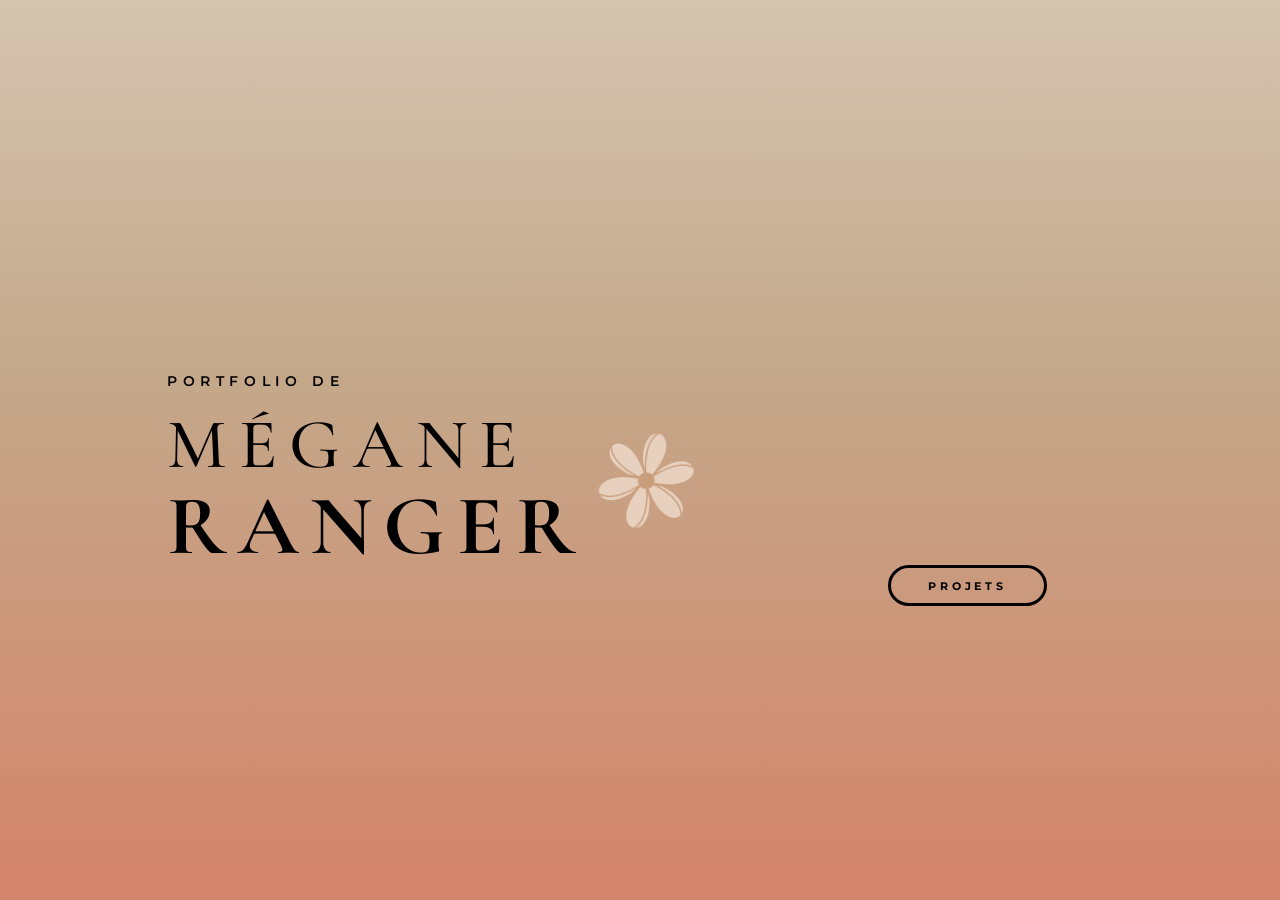
<file: index.html>
<!DOCTYPE html>
<html lang="fr">
<head>
    <meta charset="UTF-8">
    <meta name="viewport" content="width=device-width, initial-scale=1.0">
    <title>Portfolio de Mégane Ranger</title>
    <link rel="stylesheet" href="css/style.css">
    <link href="https://fonts.googleapis.com/css2?family=Cormorant+Garamond:wght@400;500;600&family=Montserrat:wght@300;400;500&display=swap" rel="stylesheet">
</head>
<body>
    <main class="hero">
        <div class="hero-content">
            <div class="fleur-decoration">
                <img src="images/fleur.svg" alt="" aria-hidden="true">
            </div>
            <p class="hero-subtitle">PORTFOLIO DE</p>
            <h1 class="hero-name">
                <span class="first-name">MÉGANE</span>
                <span class="last-name">RANGER</span>
            </h1>
            <a href="projets.html" class="btn-projets">PROJETS</a>
        </div>
    </main>
    
    <script src="js/main.js"></script>
</body>
</html>
</file>
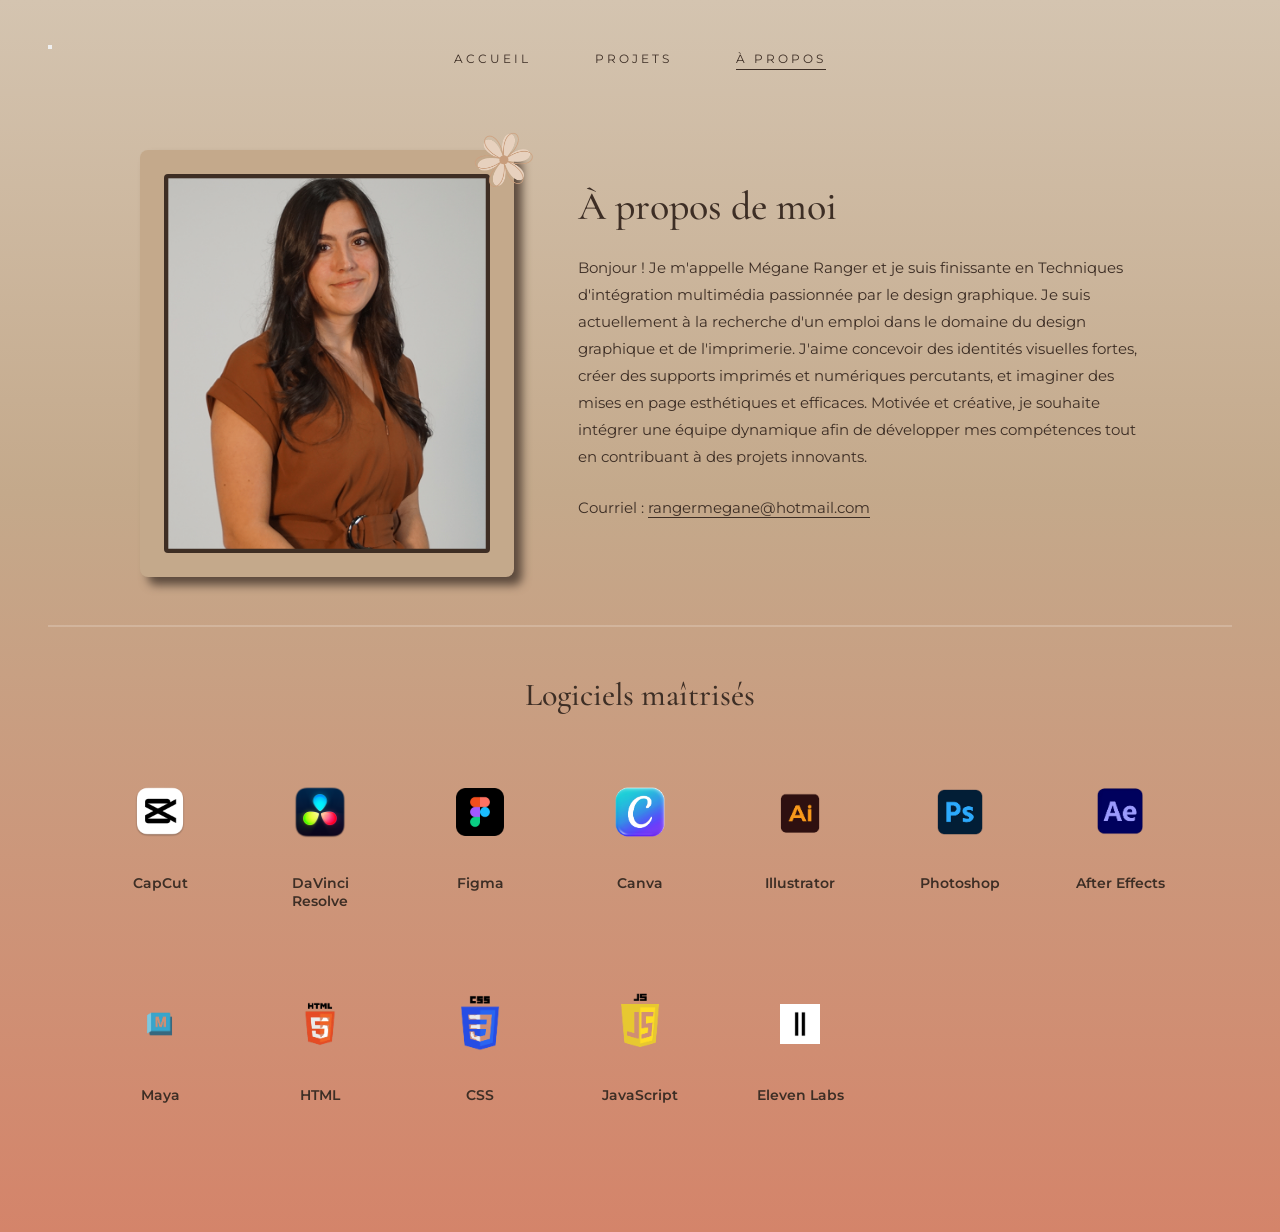
<file: a-propos.html>
<!DOCTYPE html>
<html lang="fr">
<head>
    <meta charset="UTF-8">
    <meta name="viewport" content="width=device-width, initial-scale=1.0">
    <title>À propos | Mégane Ranger</title>
    <link rel="stylesheet" href="css/style.css">
    <link rel="preconnect" href="https://fonts.googleapis.com">
    <link href="https://fonts.googleapis.com/css2?family=Cormorant+Garamond:wght@400;500;600&family=Montserrat:wght@300;400;500&display=swap" rel="stylesheet">
</head>
<body>
    <header class="header">
        <button class="menu-btn" id="menuBtn" aria-label="Menu">
            <span></span>
            <span></span>
            <span></span>
        </button>
        <nav class="nav" id="nav">
            <a href="index.html">ACCUEIL</a>
            <a href="projets.html">PROJETS</a>
            <a href="a-propos.html" class="active">À PROPOS</a>
        </nav>
    </header>

    <main class="apropos-page">
        <div class="apropos-container">
            <div class="apropos-photo">
                <div class="photo-frame">
                    <img src="images/photo-profil.png" alt="Mégane Ranger">
                    <div class="fleur-overlay">
                        <img src="images/fleur.svg" alt="" aria-hidden="true">
                    </div>
                </div>
            </div>

            <div class="apropos-content">
                <h1>À propos de moi</h1>
                <p>
                    Bonjour ! Je m'appelle Mégane Ranger et je suis finissante en Techniques 
                    d'intégration multimédia passionnée par le design graphique. Je suis 
                    actuellement à la recherche d'un emploi dans le domaine du design 
                    graphique et de l'imprimerie. J'aime concevoir des identités visuelles fortes, 
                    créer des supports imprimés et numériques percutants, et imaginer des 
                    mises en page esthétiques et efficaces. Motivée et créative, je souhaite 
                    intégrer une équipe dynamique afin de développer mes compétences tout 
                    en contribuant à des projets innovants.
                </p>
                <p class="contact">
                    Courriel : <a href="mailto:rangermegane@hotmail.com">rangermegane@hotmail.com</a>
                </p>
            </div>
        </div>

        <div class="logiciels-section">
            <h2>Logiciels maîtrisés</h2>
            <div class="logiciels-grid">
                <div class="logiciel-card">
                    <div class="logiciel-icon capcut-icon"><img src="images/icons/capcut-icon.png" alt="CapCut"></div>
                    <h3>CapCut</h3>
                </div>
                <div class="logiciel-card">
                    <div class="logiciel-icon davinci-icon"><img src="images/icons/davinci-icon.png" alt="DaVinci Resolve"></div>
                    <h3>DaVinci Resolve</h3>
                </div>
                <div class="logiciel-card">
                    <div class="logiciel-icon figma-icon"><img src="images/icons/figma-icon.webp" alt="Figma"></div>
                    <h3>Figma</h3>
                </div>
                <div class="logiciel-card">
                    <div class="logiciel-icon canva-icon"><img src="images/icons/canva-icon.webp" alt="Canva"></div>
                    <h3>Canva</h3>
                </div>
                <div class="logiciel-card">
                    <div class="logiciel-icon illustrator-icon"><img src="images/icons/illustrator-icon.png" alt="Illustrator"></div>
                    <h3>Illustrator</h3>
                </div>
                <div class="logiciel-card">
                    <div class="logiciel-icon photoshop-icon"><img src="images/icons/photoshop-icon.png" alt="Photoshop"></div>
                    <h3>Photoshop</h3>
                </div>
                <div class="logiciel-card">
                    <div class="logiciel-icon aftereffect-icon"><img src="images/icons/afterEffect-icon.png" alt="After Effects"></div>
                    <h3>After Effects</h3>
                </div>
                <div class="logiciel-card">
                    <div class="logiciel-icon maya-icon"><img src="images/icons/maya-icon.png" alt="Maya"></div>
                    <h3>Maya</h3>
                </div>
                <div class="logiciel-card">
                    <div class="logiciel-icon html-icon"><img src="images/icons/html-icon.png" alt="HTML"></div>
                    <h3>HTML</h3>
                </div>
                <div class="logiciel-card">
                    <div class="logiciel-icon css-icon"><img src="images/icons/css-icon.png" alt="CSS"></div>
                    <h3>CSS</h3>
                </div>
                <div class="logiciel-card">
                    <div class="logiciel-icon javascript-icon"><img src="images/icons/javascript-icon.png" alt="JavaScript"></div>
                    <h3>JavaScript</h3>
                </div>
                <div class="logiciel-card">
                    <div class="logiciel-icon elevenlabs-icon"><img src="images/icons/elevenlabs-icon.png" alt="Eleven Labs"></div>
                    <h3>Eleven Labs</h3>
                </div>
            </div>
        </div>
    </main>

    <script src="js/main.js"></script>
</body>
</html>
</file>
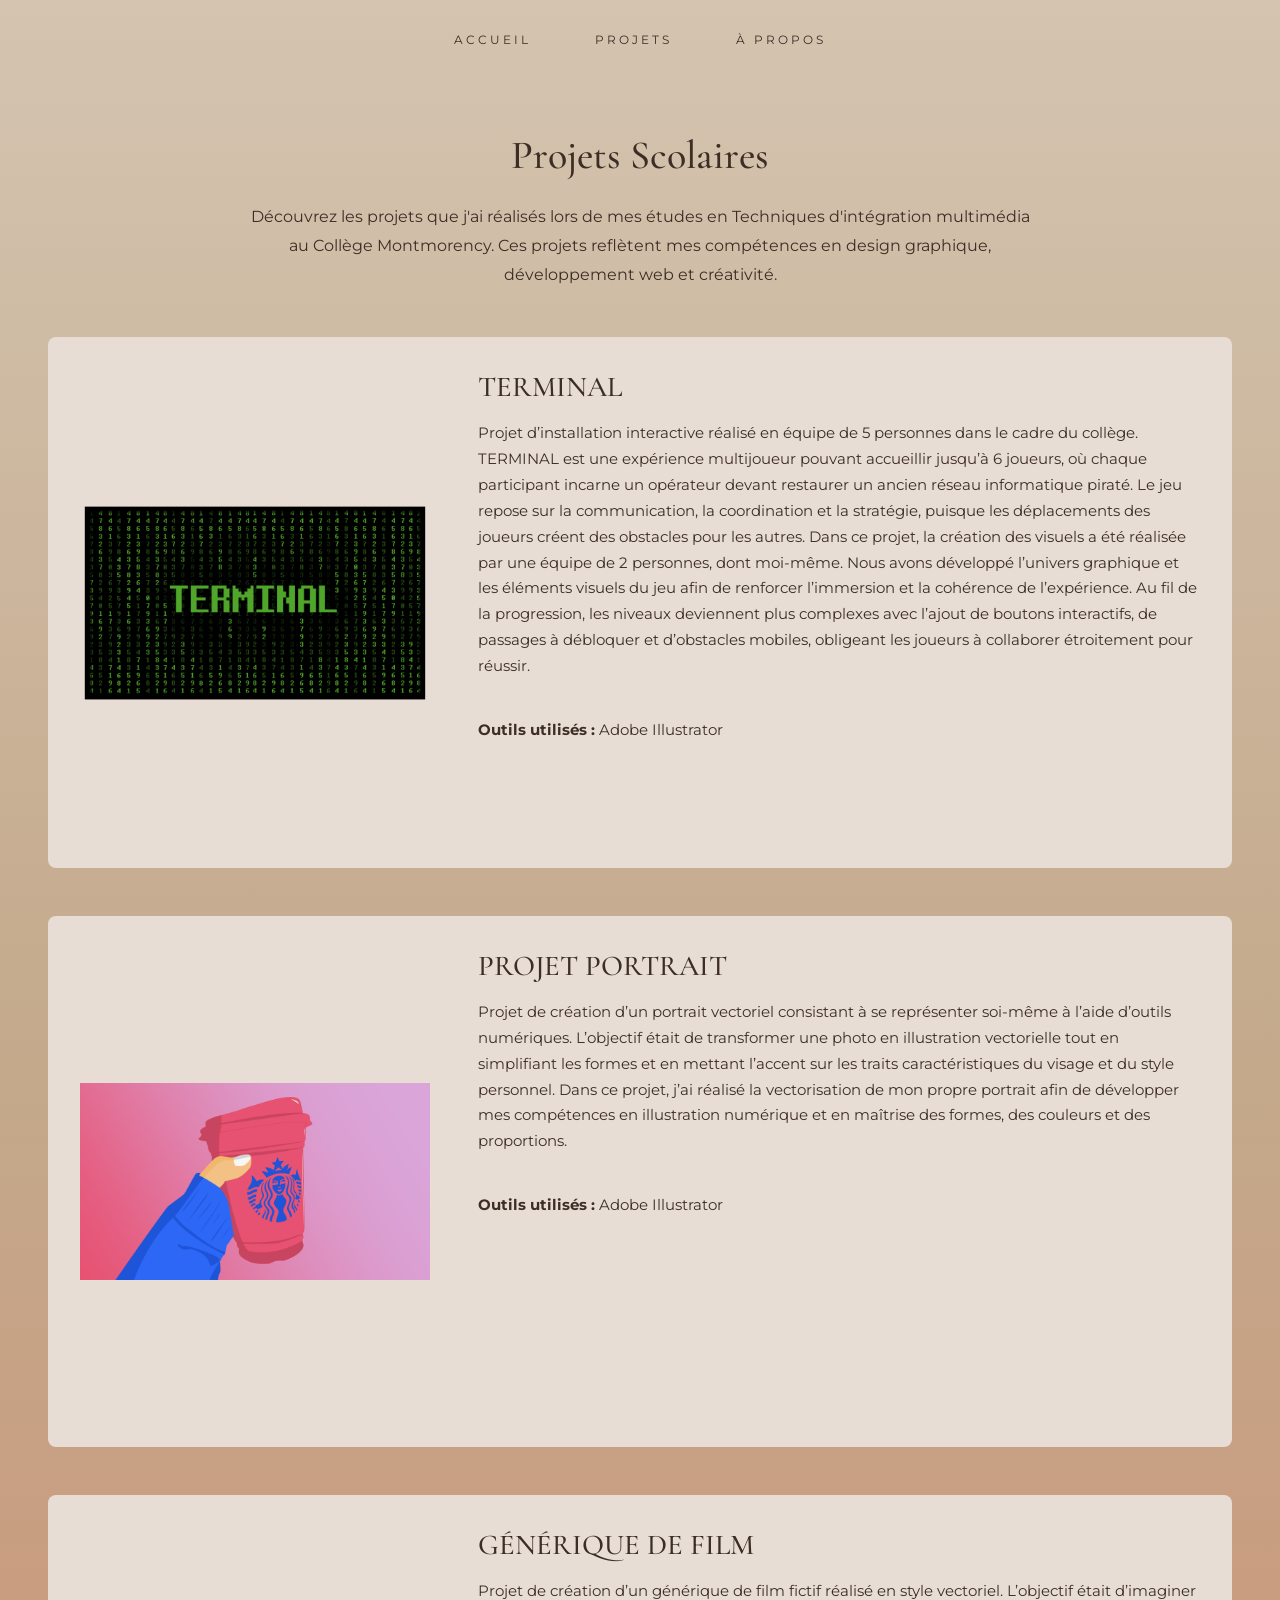
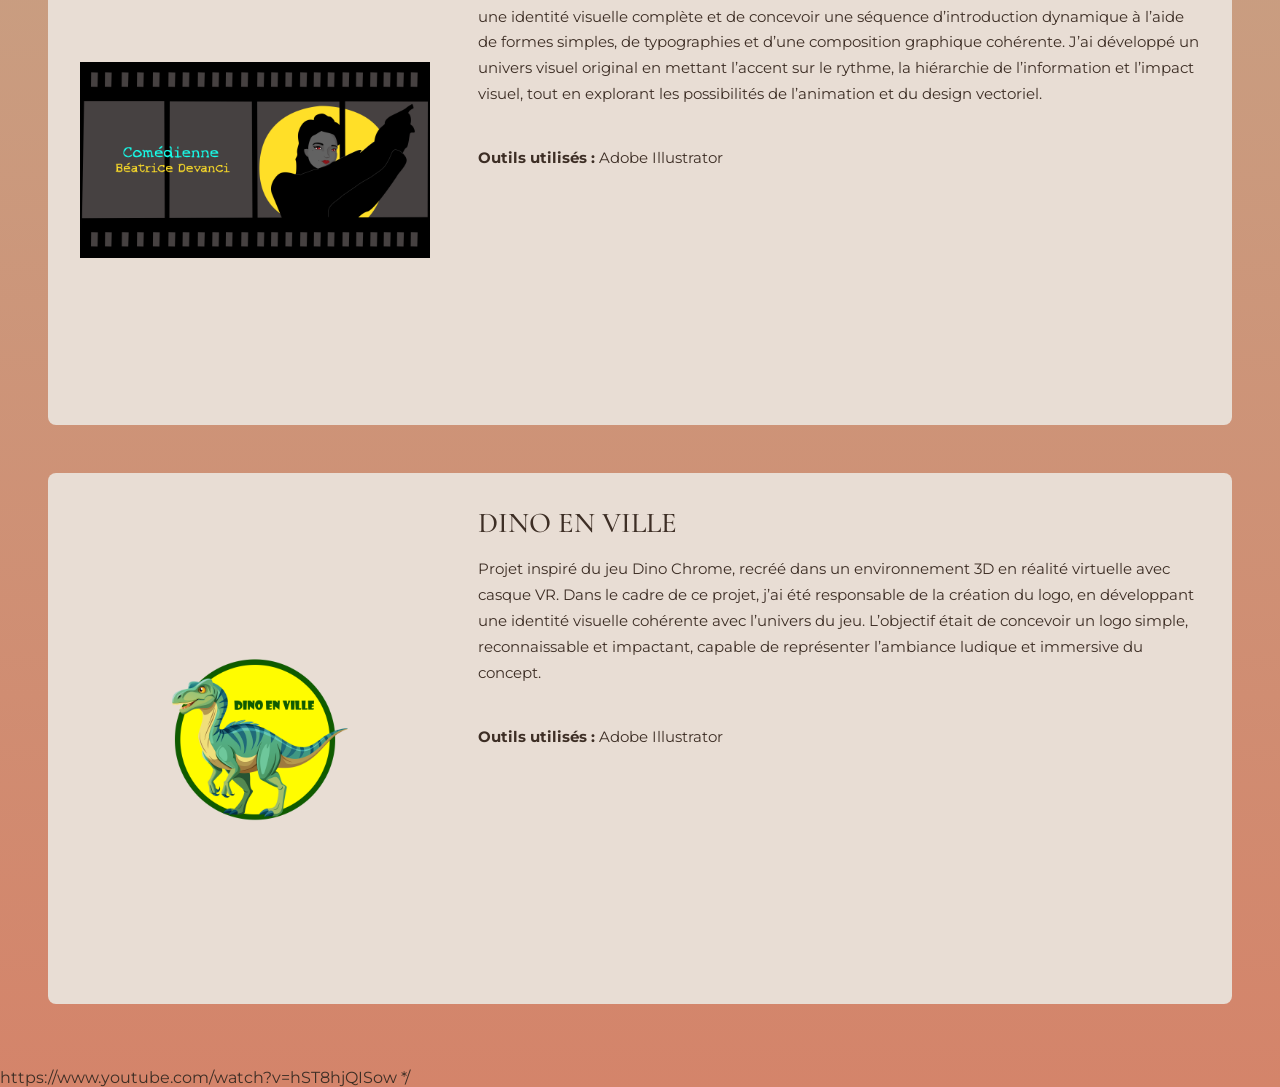
<file: projets-scolaires.html>
<!DOCTYPE html>
<html lang="fr">
<head>
    <meta charset="UTF-8">
    <meta name="viewport" content="width=device-width, initial-scale=1.0">
    <title>Projets Scolaires | Mégane Ranger</title>
    <link rel="stylesheet" href="css/style.css">
    <link rel="preconnect" href="https://fonts.googleapis.com">
    <link href="https://fonts.googleapis.com/css2?family=Cormorant+Garamond:wght@400;500;600&family=Montserrat:wght@300;400;500&display=swap" rel="stylesheet">
</head>
<body>
    <header class="header">
        <nav class="nav">
            <a href="index.html">ACCUEIL</a>
            <a href="projets.html">PROJETS</a>
            <a href="a-propos.html">À PROPOS</a>
        </nav>
    </header>

    <main class="projets-detailles-page">
        <div class="projets-detailles-container">
            <h1>Projets Scolaires</h1>
            <p class="projets-intro">
                Découvrez les projets que j'ai réalisés lors de mes études en Techniques d'intégration multimédia au Collège Montmorency. Ces projets reflètent mes compétences en design graphique, développement web et créativité.
            </p>

            <div class="projets-liste">
                <div class="projet-item">
                    <div class="projet-item-image">
                        <img src="images/projects/terminal.png" alt="Projet 1">
                    </div>
                    <div class="projet-item-content">
                        <h3>TERMINAL</h3>
                        <p>Projet d’installation interactive réalisé en équipe de 5 personnes dans le cadre du collège. TERMINAL est une expérience multijoueur pouvant accueillir jusqu’à 6 joueurs, où chaque participant incarne un opérateur devant restaurer un ancien réseau informatique piraté. Le jeu repose sur la communication, la coordination et la stratégie, puisque les déplacements des joueurs créent des obstacles pour les autres.
                            Dans ce projet, la création des visuels a été réalisée par une équipe de 2 personnes, dont moi-même. Nous avons développé l’univers graphique et les éléments visuels du jeu afin de renforcer l’immersion et la cohérence de l’expérience.
                            Au fil de la progression, les niveaux deviennent plus complexes avec l’ajout de boutons interactifs, de passages à débloquer et d’obstacles mobiles, obligeant les joueurs à collaborer étroitement pour réussir.</p>
                            <br>
                            <br>
                            <p><strong>Outils utilisés :</strong> Adobe Illustrator</p>
                    </div>
                </div>

                <div class="projet-item">
                    <div class="projet-item-image">
                        <img src="images/projects/projet_portrait_01.png" alt="Projet 2">
                    </div>
                    <div class="projet-item-content">
                        <h3>PROJET PORTRAIT</h3>
                        <p>Projet de création d’un portrait vectoriel consistant à se représenter soi-même à l’aide d’outils numériques. L’objectif était de transformer une photo en illustration vectorielle tout en simplifiant les formes et en mettant l’accent sur les traits caractéristiques du visage et du style personnel.
                            Dans ce projet, j’ai réalisé la vectorisation de mon propre portrait afin de développer mes compétences en illustration numérique et en maîtrise des formes, des couleurs et des proportions.</p>
                            <br>
                            <br>
                            <p><strong>Outils utilisés :</strong> Adobe Illustrator</p>
                    </div>
                </div>

                <div class="projet-item">
                    <div class="projet-item-image">
                        <img src="images/projects/generique_05.png" alt="Projet 3">
                    </div>
                    <div class="projet-item-content">
                        <h3>GÉNÉRIQUE DE FILM</h3>
                        <p>Projet de création d’un générique de film fictif réalisé en style vectoriel. L’objectif était d’imaginer une identité visuelle complète et de concevoir une séquence d’introduction dynamique à l’aide de formes simples, de typographies et d’une composition graphique cohérente.
J’ai développé un univers visuel original en mettant l’accent sur le rythme, la hiérarchie de l’information et l’impact visuel, tout en explorant les possibilités de l’animation et du design vectoriel.
</p>
<br>
<br>
<p><strong>Outils utilisés :</strong> Adobe Illustrator </p>
                    </div>
                </div>

                <div class="projet-item">
                    <div class="projet-item-image">
                        <img src="/images/logos/logo_dino_v1.png" alt="Projet 4">
                    </div>
                    <div class="projet-item-content">
                        <h3>DINO EN VILLE</h3>
                        <p>Projet inspiré du jeu Dino Chrome, recréé dans un environnement 3D en réalité virtuelle avec casque VR. Dans le cadre de ce projet, j’ai été responsable de la création du logo, en développant une identité visuelle cohérente avec l’univers du jeu. L’objectif était de concevoir un logo simple, reconnaissable et impactant, capable de représenter l’ambiance ludique et immersive du concept.</p>
                        <br>
                        <br>
                        <p><strong>Outils utilisés :</strong> Adobe Illustrator</p>
                    </div>
                </div>
            </div>
        </div>
    </main>

    <script src="js/main.js"></script>
</body>
</html>

 https://www.youtube.com/watch?v=hST8hjQISow */
</file>
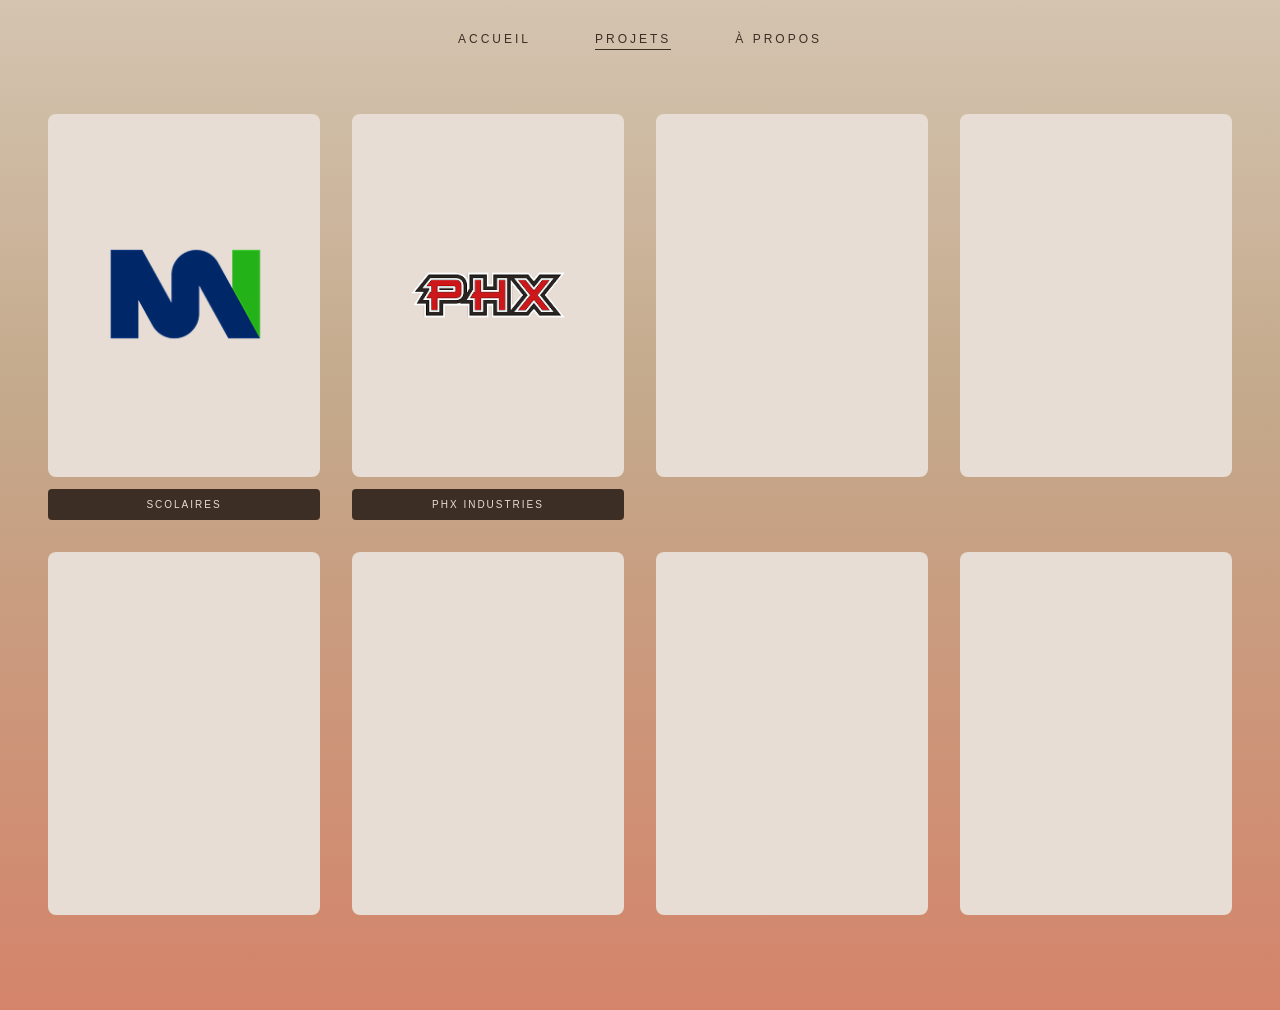
<file: projets.html>
<!DOCTYPE html>
<html lang="fr">
<head>
    <meta charset="UTF-8">
    <meta name="viewport" content="width=device-width, initial-scale=1.0">
    <title>Projets | Mégane Ranger</title>
    <link rel="stylesheet" href="css/style.css">
</head>
<body>
    <header class="header">
        <nav class="nav">
            <a href="index.html">ACCUEIL</a>
            <a href="projets.html" class="active">PROJETS</a>
            <a href="a-propos.html">À PROPOS</a>
        </nav>
    </header>

    <main class="projets-page">
        <div class="projets-grid">
            <a href="projets-scolaires.html" class="projet-card">
                <div class="projet-image">
                    <img src="images/logos/logo-montmorency.png" alt="Logo Montmorency">
                </div>
                <div class="projet-label">SCOLAIRES</div>
            </a>

            <a href="projets-phx.html" class="projet-card">
                <div class="projet-image">
                    <img src="images/logos/logo-phx.png" alt="Logo PHX Industries">
                </div>
                <div class="projet-label">PHX INDUSTRIES</div>
            </a>

            <!-- Cartes vides pour futurs projets -->
            <div class="projet-card empty">
                <div class="projet-image"></div>
                <div class="projet-label"></div>
            </div>

            <div class="projet-card empty">
                <div class="projet-image"></div>
                <div class="projet-label"></div>
            </div>

            <div class="projet-card empty">
                <div class="projet-image"></div>
                <div class="projet-label"></div>
            </div>

            <div class="projet-card empty">
                <div class="projet-image"></div>
                <div class="projet-label"></div>
            </div>

            <div class="projet-card empty">
                <div class="projet-image"></div>
                <div class="projet-label"></div>
            </div>

            <div class="projet-card empty">
                <div class="projet-image"></div>
                <div class="projet-label"></div>
            </div>
        </div>
    </main>
</body>
</html>
</file>
<file: css/style.css>
/* ========================================
   VARIABLES & RESET
   ======================================== */

:root {
    --color-bg-dark: #1E1E1E;
    --color-beige: #C4A98B;
    --color-beige-light: #D4C4B0;
    --color-coral: #D4846A;
    --color-brown: #5C4A3D;
    --color-brown-dark: #3D2E25;
    --color-cream: #E8DDD4;
    --color-white: #FFFFFF;
    
    --font-serif: 'Cormorant Garamond', Georgia, serif;
    --font-sans: 'Montserrat', Arial, sans-serif;
    
    --gradient-main: linear-gradient(180deg, 
        var(--color-beige-light) 0%, 
        var(--color-beige) 40%, 
        var(--color-coral) 100%);
}

*, *::before, *::after {
    box-sizing: border-box;
    margin: 0;
    padding: 0;
}

html {
    font-size: 16px;
}

body {
    font-family: var(--font-sans);
    background: var(--gradient-main);
    min-height: 100vh;
    color: var(--color-brown-dark);
}

a {
    text-decoration: none;
    color: inherit;
}

img {
    max-width: 100%;
    height: auto;
    display: block;
}

/* ========================================
   PAGE ACCUEIL (HERO)
   ======================================== */

.hero {
    min-height: 100vh;
    display: flex;
    align-items: center;
    justify-content: center;
    padding: 3rem;
    position: relative;
    overflow: hidden;
}
.hero-content {
    width: min(100%, 1100px);
    min-height: 520px;
    position: relative;
    height: 100%;
    display: flex;
    flex-direction: column;
    justify-content: center;
    align-items: center;
}
/* Texte PORTFOLIO DE */
.hero-subtitle {
    position: absolute;
    left: 7%;
    top: 35%;
    font-family: var(--font-sans);
    font-size: 0.875rem;
    letter-spacing: 0.4em;
    font-weight: 600;
    color: #000;
    margin-bottom: 0.5rem;
    opacity: 0;
    animation: fadeUp 1s ease-out 0.2s forwards;
}
/* Bloc MÉGANE RANGER */
.hero-name {
    position: absolute;
    left: 7%;
    top: 42%;
    font-family: var(--font-serif);
    line-height: 1.05;
    margin: 0;
    color: #000;
}
/* MÉGANE */
.hero-name .first-name {
    display: block;
    font-size: clamp(2.8rem, 5.5vw, 4.8rem);
    font-weight: 500;
    letter-spacing: 0.18em;
    opacity: 0;
    animation: fadeUp 1s ease-out 0.45s forwards;
}
/* RANGER */
.hero-name .last-name {
    display: block;
    font-size: clamp(3.4rem, 6.6vw, 5.8rem);
    font-weight: 700;
    letter-spacing: 0.14em;
    opacity: 0;
    animation: fadeUp 1s ease-out 0.7s forwards;
}
/* Fleur */
.fleur-decoration {
    position: absolute;
    top: 42%;
    left: 44%;
    width: 145px;
    opacity: 0;
    transform-origin: center;
    animation: flowerRotate 1.8s ease-out 0.1s forwards;
}
.fleur-decoration img {
    width: 100%;
}
/* Bouton PROJETS */
.btn-projets {
    position: absolute;
    right: 13%;
    bottom: 20%;
    display: flex;
    align-items: center;
    justify-content: center;
    padding: 0.65rem 2.3rem;
    border: 3px solid #000;
    border-radius: 30px;
    font-family: var(--font-sans);
    font-size: 0.7rem;
    letter-spacing: 0.35em;
    font-weight: 700;
    color: #000;
    opacity: 0;
    animation: buttonReveal 0.9s ease-out 1s forwards;
    transition: background 0.5s ease, color 0.5s ease, transform 0.5s ease;
}
.btn-projets:hover {
    background: #000;
    color: var(--color-cream);
    transform: scale(1.1);
}
/* ========================================
   HEADER & NAVIGATION
   ======================================== */

.header {
    padding: 2rem 3rem;
}

.nav {
    display: flex;
    justify-content: center;
    gap: 4rem;
}

.nav a {
    font-family: var(--font-sans);
    font-size: 0.75rem;
    letter-spacing: 0.25em;
    font-weight: 400;
    color: var(--color-brown-dark);
    position: relative;
    padding-bottom: 0.25rem;
}

.nav a::after {
    content: '';
    position: absolute;
    bottom: 0;
    left: 0;
    width: 100%;
    height: 1px;
    background: var(--color-brown-dark);
    transform: scaleX(0);
    transition: transform 0.3s ease;
}

.nav a:hover::after,
.nav a.active::after {
    transform: scaleX(1);
}

/* ========================================
   PAGE PROJETS
   ======================================== */

.projets-page {
    padding: 2rem 3rem 4rem;
    overflow: visible;
}

.projets-grid {
    display: grid;
    grid-template-columns: repeat(4, 1fr);
    gap: 2rem;
    max-width: 1200px;
    margin: 0 auto;
    overflow: visible;
}

.projet-card {
    display: flex;
    flex-direction: column;
    will-change: transform;
    opacity: 0;
    animation: cardReveal 0.9s ease-out forwards;
}

.projet-card:not(.empty) .projet-image {
     transition: transform 2s ease-in, box-shadow 2s ease;
}

.projet-card:not(.empty):hover .projet-image {
    transform: scale(1.1);
    box-shadow: 0 12px 28px rgba(0, 0, 0, 0.428);
}

.projet-image {
    aspect-ratio: 3/4;
    background: var(--color-cream);
    border-radius: 8px;
    display: flex;
    align-items: center;
    justify-content: center;
    padding: 1.5rem;
    margin-bottom: 0.75rem;
    transition: transform 0.5s ease, box-shadow 0.4s ease;
}


.projet-image img {
    max-width: 80%;
    max-height: 60%;
    object-fit: contain;
}

.projet-label {
    background: var(--color-brown-dark);
    color: var(--color-cream);
    padding: 0.625rem 1rem;
    border-radius: 4px;
    font-size: 0.625rem;
    letter-spacing: 0.2em;
    text-align: center;
    font-weight: 500;
}

.projet-card.empty .projet-label {
    background: transparent;
}

/* ========================================
   PAGE DÉTAIL PROJET
   ======================================== */

.header-detail {
    padding: 2rem 3rem;
    display: flex;
    align-items: center;
    gap: 2rem;
}

.back-arrow {
    color: var(--color-brown-dark);
    transition: transform 0.3s ease;
}

.back-arrow:hover {
    transform: translateX(-5px);
}

.projet-logo {
    flex: 1;
    display: flex;
    justify-content: center;
}

.projet-logo img {
    max-height: 60px;
    width: auto;
}

.projet-detail {
    padding: 0 3rem 4rem;
}

.galerie-grid {
    display: grid;
    grid-template-columns: repeat(3, 1fr);
    gap: 1.5rem;
    max-width: 900px;
    margin: 0 auto;
}

.galerie-item {
    background: var(--color-white);
    border-radius: 12px;
    overflow: hidden;
    aspect-ratio: 4/3;
    box-shadow: 0 4px 20px rgba(0, 0, 0, 0.08);
}

.galerie-item.large {
    grid-row: span 2;
    aspect-ratio: auto;
}

.galerie-item img {
    width: 100%;
    height: 100%;
    object-fit: cover;
}

/* ========================================
   PAGE À PROPOS
   ======================================== */

.apropos-page {
    min-height: auto;
    padding: 3rem 3rem 4rem;
    display: flex;
    flex-direction: column;
    justify-content: flex-start;
    align-items: center;
}
.apropos-container {
    display: grid;
    grid-template-columns: 1fr 1.5fr;
    gap: 4rem;
    max-width: 1000px;
    width: 100%;
    align-items: center;
    margin-bottom: 3rem;
}

.photo-frame {
    position: relative;
    background: var(--color-beige);
   
    padding: 1.5rem;
    border-radius: 8px;
    box-shadow: 8px 8px 10px var(--color-brown);
}

.photo-frame img {
    border-radius: 4px;
    width: 100%;
}

.fleur-overlay {
    position: absolute;
    top: -30px;
    right: -30px;
    width: 80px;
}

.apropos-content h1 {
    font-family: var(--font-serif);
    font-size: 2.5rem;
    font-weight: 500;
    margin-bottom: 1.5rem;
    color: var(--color-brown-dark);
}

.apropos-content p {
    font-size: 0.9375rem;
    line-height: 1.8;
    margin-bottom: 1.5rem;
    color: var(--color-brown-dark);
}

.apropos-content .contact a {
    color: var(--color-brown-dark);
    border-bottom: 1px solid currentColor;
    transition: opacity 0.3s ease;
}

.apropos-content .contact a:hover {
    opacity: 0.7;
}

/* ========================================
   CARROUSEL LOGICIELS
   ======================================== */

.logiciels-section {
    width: 100%;
    padding: 3rem 3rem;
    margin-top: 0;
    text-align: center;
    border-top: 2px solid rgba(255, 255, 255, 0.2);
}

.logiciels-section h2 {
    font-family: var(--font-serif);
    font-size: 2rem;
    font-weight: 500;
    margin-bottom: 2rem;
    color: var(--color-brown-dark);
}

.logiciels-grid {
    display: grid;
    grid-template-columns: repeat(auto-fit, minmax(120px, 1fr));
    gap: 2rem;
    max-width: 1200px;
    margin: 0 auto;
}

.logiciel-card {
    background: transparent;
    padding: 1rem;
    border-radius: 8px;
    box-shadow: none;
    transition: transform 0.3s ease;
    display: flex;
    flex-direction: column;
    align-items: center;
    gap: 0.75rem;
    text-align: center;
}

.logiciel-card:hover {
    transform: scale(1.1);
}

.logiciel-icon {
    font-size: 3rem;
    line-height: 1;
    height: 100px;
    display: flex;
    align-items: center;
    justify-content: center;
}

.logiciel-icon img {
    width: 100px;
    height: 100px;
    object-fit: contain;
}

.logiciel-card h3 {
    font-family: var(--font-sans);
    font-size: 0.9rem;
    font-weight: 600;
    color: var(--color-brown-dark);
    margin: 0;
}

/* Styles individuels pour chaque logiciel */
.capcut-icon img {
    width: 50px;
    height: 50px;
}

.davinci-icon img {
    width: 60px;
    height: 60px;
}

.figma-icon img {
    width: 80px;
    height: 100px;
}

.canva-icon img {
    width: 80px;
    height: 100px;
}

.illustrator-icon img {
    width: 100px;
    height: 100px;
}

.photoshop-icon img {
    width: 150px;
    height: 150px;
}

.aftereffect-icon img {
    width: 100px;
    height: 100px;
}

.maya-icon img {
    width: 100px;
    height: 100px;
}

.html-icon img {
    width: 100px;
    height: 100px;
}

.css-icon img {
    width: 100px;
    height: 100px;
}

.javascript-icon img {
    width: 100px;
    height: 100px;
}

.elevenlabs-icon img {
    width: 40px;
    height: 40px;
}

/* ========================================
   PAGES PROJETS DÉTAILLÉES (SCOLAIRE & PHX)
   ======================================== */

.projets-detailles-page {
    min-height: auto;
    padding: 3rem 3rem 4rem;
    display: flex;
    justify-content: center;
    align-items: flex-start;
}

.projets-detailles-container {
    width: 100%;
    max-width: 1200px;
}

.projets-detailles-container h1 {
    font-family: var(--font-serif);
    font-size: 2.5rem;
    font-weight: 500;
    margin-bottom: 1.5rem;
    color: var(--color-brown-dark);
    text-align: center;
}

.projets-intro {
    font-size: 1rem;
    line-height: 1.8;
    margin-bottom: 3rem;
    color: var(--color-brown-dark);
    text-align: center;
    max-width: 800px;
    margin-left: auto;
    margin-right: auto;
}

.projets-liste {
    display: flex;
    flex-direction: column;
    gap: 3rem;
}

.projet-item {
    display: grid;
    grid-template-columns: 350px 1fr;
    gap: 3rem;
    align-items: start;
    background: var(--color-cream);
    padding: 2rem;
    border-radius: 8px;
    transition: transform 0.3s ease, box-shadow 0.3s ease;
}

.projet-item:hover {
    transform: translateY(-5px);
    box-shadow: 0 8px 25px rgba(60, 46, 37, 0.15);
}

.projet-item-image {
    width: 100%;
    aspect-ratio: 3/4;
    /*background: var(--color-white);*/
    border-radius: 8px;
    overflow: hidden;
    display: flex;
    align-items: center;
    justify-content: center;
}

.projet-item-image img {
    width: auto;
    height: auto;
    object-fit: cover;
}

.projet-item-content h3 {
    font-family: var(--font-serif);
    font-size: 1.8rem;
    font-weight: 500;
    margin-bottom: 1rem;
    color: var(--color-brown-dark);
}

.projet-item-content p {
    font-size: 0.95rem;
    line-height: 1.7;
    color: var(--color-brown-dark);
}

/* ========================================
   RESPONSIVE
   ======================================== */

@media (max-width: 1024px) {
    .projets-grid {
        grid-template-columns: repeat(3, 1fr);
    }
    
    .apropos-container {
        gap: 3rem;
    }
}

@media (max-width: 768px) {
    .nav {
        gap: 2rem;
    }
    
    .projets-grid {
        grid-template-columns: repeat(2, 1fr);
        gap: 1.5rem;
    }
    
    .galerie-grid {
        grid-template-columns: repeat(2, 1fr);
    }
    
    .galerie-item.large {
        grid-row: span 1;
        aspect-ratio: 4/3;
    }
    
    .apropos-container {
        grid-template-columns: 1fr;
        text-align: center;
    }
    
    .apropos-photo {
        max-width: 300px;
        margin: 0 auto;
    }
    
    .projet-item {
        grid-template-columns: 1fr;
        gap: 1.5rem;
    }
    
    .projet-item-image {
        aspect-ratio: 4/3;
    }
}

@media (max-width: 480px) {
    .header,
    .header-detail,
    .projets-page,
    .projet-detail,
    .apropos-page {
        padding-left: 1.5rem;
        padding-right: 1.5rem;
    }
    
    .nav {
        flex-direction: column;
        gap: 1rem;
        align-items: center;
    }
    
    .projets-grid {
        grid-template-columns: 1fr;
        max-width: 280px;
        margin: 0 auto;
    }
    
    .btn-projets {
        position: absolute;
        left: 50%;
        transform: translateX(-50%);
        bottom: 25%;
    }
    
    .fleur-decoration {
        width: 80px;
        top: 15%;
        right: 5%;
        left: auto;
        pointer-events: none;
    }
}

/* ========================================
   ANIMATIONS PAGE ACCUEIL
   ======================================== */

@keyframes flowerRotate {
    0% {
        opacity: 0;
        transform: rotate(0deg) scale(0.7);
    }
    100% {
        opacity: 1;
        transform: rotate(360deg) scale(1);
    }
}
@keyframes fadeUp {
    0% {
        opacity: 0;
        transform: translateY(35px);
        filter: blur(6px);
    }
    100% {
        opacity: 1;
        transform: translateY(0);
        filter: blur(0);
    }
}
@keyframes buttonReveal {
    0% {
        opacity: 0;
        transform: translateY(25px) scale(0.9);
    }
    100% {
        opacity: 1;
        transform: translateY(0) scale(1);
    }
}

/* ========================================
   ANIMATIONS PAGE PROJETS + À PROPOS
   ======================================== */
@keyframes pageFadeIn {
    0% {
        opacity: 0;
        transform: translateY(35px);
        filter: blur(6px);
    }
    100% {
        opacity: 1;
        transform: translateY(0);
        filter: blur(0);
    }
}
@keyframes cardReveal {
    0% {
        opacity: 0;
        transform: translateY(40px) scale(0.95);
        filter: blur(5px);
    }
    100% {
        opacity: 1;
        transform: translateY(0) scale(1);
        filter: blur(0);
    }
}
@keyframes navReveal {
    0% {
        opacity: 0;
        transform: translateY(-20px);
    }
    100% {
        opacity: 1;
        transform: translateY(0);
    }
}
@keyframes photoReveal {
    0% {
        opacity: 0;
        transform: translateX(-50px) scale(0.95);
        filter: blur(6px);
    }
    100% {
        opacity: 1;
        transform: translateX(0) scale(1);
        filter: blur(0);
    }
}
@keyframes textRevealRight {
    0% {
        opacity: 0;
        transform: translateX(50px);
        filter: blur(6px);
    }
    100% {
        opacity: 1;
        transform: translateX(0);
        filter: blur(0);
    }
}

.header {
    opacity: 0;
    animation: navReveal 0.8s ease-out forwards;
}
.nav a {
    opacity: 0;
    animation: navReveal 0.8s ease-out forwards;
}
.nav a:nth-child(1) {
    animation-delay: 0.15s;
}
.nav a:nth-child(2) {
    animation-delay: 0.3s;
}
.nav a:nth-child(3) {
    animation-delay: 0.45s;
}

.projets-page {
    opacity: 0;
    animation: pageFadeIn 0.9s ease-out 0.25s forwards;
}

.projet-card:nth-child(1) {
    animation-delay: 0.25s;
}

.projet-card:nth-child(2) {
    animation-delay: 0.35s;
}

.projet-card:nth-child(3) {
    animation-delay: 0.45s;
}

.projet-card:nth-child(4) {
    animation-delay: 0.55s;
}

.projet-card:nth-child(5) {
    animation-delay: 0.65s;
}

.projet-card:nth-child(6) {
    animation-delay: 0.75s;
}

.projet-card:nth-child(7) {
    animation-delay: 0.85s;
}

.projet-card:nth-child(8) {
    animation-delay: 0.95s;
}

/* Garde l'effet hover des cartes après l'animation reveal */

.projet-image {
    transition: box-shadow 0.3s ease, transform 0.3s ease;
}

.projet-label {
    transition: background 0.3s ease, color 0.3s ease;
}


.apropos-page {
    opacity: 0;
    animation: pageFadeIn 0.9s ease-out 0.25s forwards;
}

.apropos-photo {
    opacity: 0;
    animation: photoReveal 1s ease-out 0.45s forwards;
}

.apropos-content {
    opacity: 0;
    animation: textRevealRight 1s ease-out 0.65s forwards;
}

.apropos-content h1,
.apropos-content p,
.apropos-content .contact {
    opacity: 0;
    animation: pageFadeIn 0.8s ease-out forwards;
}

.apropos-content h1 {
    animation-delay: 0.85s;
}

.apropos-content p {
    animation-delay: 1s;
}

.apropos-content .contact {
    animation-delay: 1.15s;
}
</file>
